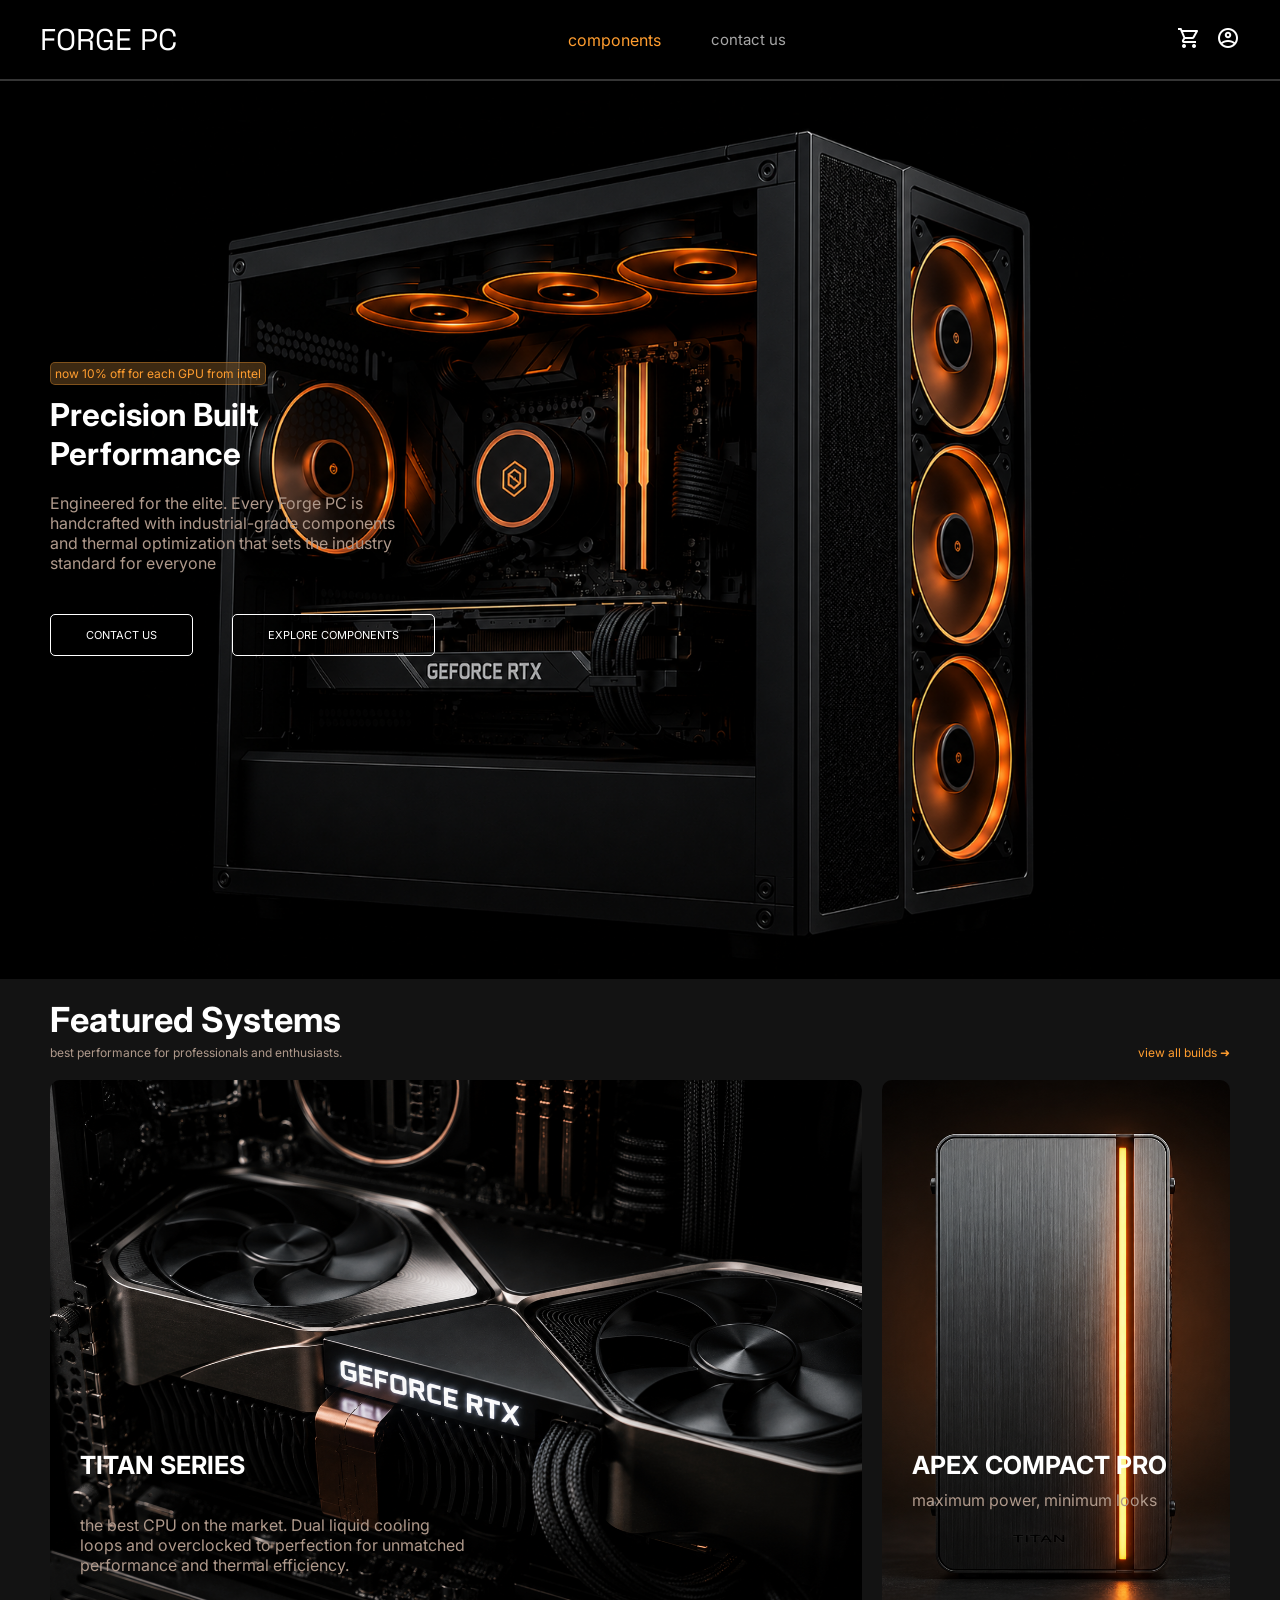
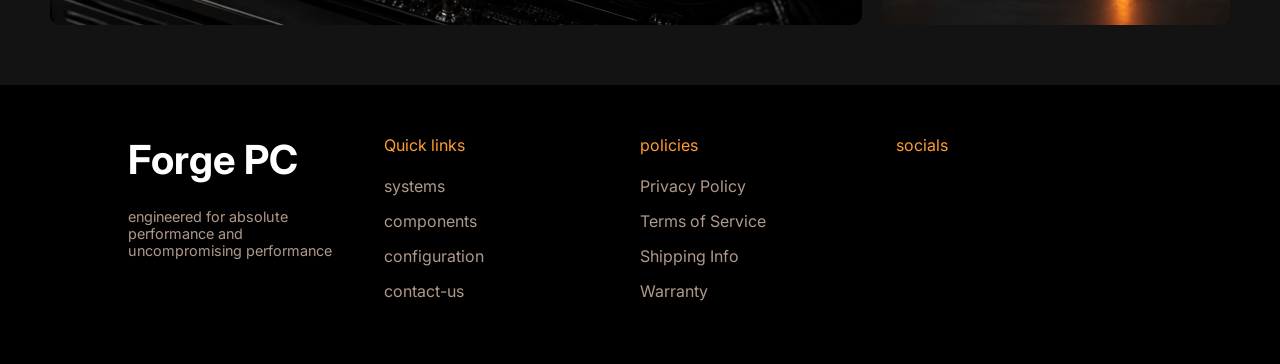
<file: index.html>
<!DOCTYPE html>
<html lang="en">
<head>
    <meta charset="UTF-8">
    <meta name="viewport" content="width=device-width, initial-scale=1.0">
    <link rel="stylesheet" href="css/stylesheet.css">
    <link rel="preconnect" href="https://fonts.googleapis.com">
    <link rel="preconnect" href="https://fonts.gstatic.com" crossorigin>
    <link href="https://fonts.googleapis.com/css2?family=Space+Grotesk:wght@300..700&display=swap" rel="stylesheet">
    <link href="https://fonts.googleapis.com/css2?family=Inter:ital,opsz,wght@0,14..32,100..900;1,14..32,100..900&display=swap" rel="stylesheet">
    <title>FORGE PC</title>
</head>
<body>
    <!-- ======== HEADER WITH LOGO NAVIGATION AND ICONS ======== -->
    <header>
        <div class="containerHeader">
            <span class="titleHeader"><a href="index.html">FORGE PC</a></span>
                <!-- ======== MAIN NAVIGATION LINKS ======== -->
                <nav class="navBarHeader">
                    <ul class="navListHeader">
                        <li class="navListItemHeader">
                            <a class="activePage" href="components.html">components</a>
                        </li>
                        <li class="navListItemHeader"><a href="contact.html">contact us</a></li>
                    </ul>
                </nav>
                <!-- ======== HEADER ICON LINKS ======== -->
                <div class="iconsHeader">
                    <a href="cart.html"><img 
                    src="photos/shopping-cart.png" alt="shopping cart" class="cartIcon"></a>
                    <a href="#"><img 
                    src="photos/user.png" 
                    alt="pictogram for a user profile" class="userIcon"></a>
                </div>
        </div>
    </header>
    <!-- ======== HERO SECTION WITH PROMO TEXT AND MAIN BUTTONS ======== -->
    <section class="hero">
        <div class="infoHeroContainer">
            <div class="infoHero">
                <p class="promoTextHero">now 10% off for each GPU from intel</p>
                <div class="titleHeroContainer">
                    <h1 class="titleHero">Precision Built <br>  
                        Performance</h1>
                </div>
                <p class="extraTextHero">Engineered for the elite. Every Forge PC is <br> handcrafted with
                    industrial-grade components <br> and thermal optimization that sets the industry <br> standard for everyone</p>
                    <!-- ======== HERO ACTION BUTTONS ======== -->
                    <div class="buttonsHeroContainer">
                        <a href="contact.html" class="buttonHeroLeft">CONTACT US</a>
                        <a href="components.html" class="buttonHeroRight">EXPLORE COMPONENTS</a>
                    </div>
            </div>
        </div>
    </section>
    <!-- ======== FEATURED SYSTEMS WITH TWO PROMOTED BUILDS ======== -->
    <section class="featuredPage">
        <div class="featuredTextTitle">
            <h2>Featured Systems</h2>
            <div class="featuredTextExtra">
                <p>best performance for professionals and enthusiasts.</p>
                <p class="featuredTextLink"><a href="#">view all builds ➜ </a></p>
            </div>
        </div>
        <div class="featuredPhotoContainer">
            <div class="featuredPhotoLeft">
                <img src="photos/ChatGPT Image 10 mei 2026, 12_23_08.png" alt="photo of a gpu">
                <h3>TITAN SERIES</h3>
                <p>the best CPU on the market. Dual liquid cooling <br> loops and overclocked to perfection  for unmatched <br>
                performance and thermal efficiency.</p>
            </div>
            <div class="featuredPhotoRight">
                <img src="photos/ChatGPT Image 10 mei 2026, 12_30_35.png" alt="photo of a gpu">
                <h3>APEX COMPACT PRO</h3>
                <p>maximum power, minimum looks</p>
            </div>

        </div>
    </section>
    <!-- ======== FOOTER WITH BRAND TEXT, LINKS AND POLICIES ======== -->
    <footer>
        <div class="gridContainerFooter">
            <!-- ======== FOOTER BRAND DESCRIPTION ======== -->
            <div class="titleFooter">
                <h2>Forge PC</h2>
                <p class="titleFooterExtraText">engineered for absolute <br> performance and <br> uncompromising performance</p>
            </div>
            <!-- ======== FOOTER QUICK LINKS ======== -->
            <div class="quickLinksFooter">
                 <p>Quick links</p>
                 <ul>
                    <li><a href="#">systems</a></li>
                    <li><a href="components.html">components</a></li>
                    <li><a href="#">configuration</a></li>
                    <li><a href="contact.html">contact-us</a></li>
                 </ul>
            </div>
            <!-- ======== FOOTER POLICY LINKS ======== -->
            <div class="policiesFooter">
                <p>policies</p>
                <ul>
                    <li><a href="#">Privacy Policy</a></li>
                    <li><a href="#">Terms of Service</a></li>
                    <li><a href="#">Shipping Info</a></li>
                    <li><a href="#">Warranty</a></li>
                </ul>
            </div>
            <!-- ======== FOOTER SOCIAL LINKS PLACEHOLDER ======== -->
            <div class="socials">
                <p>socials</p>
                <!-- ======== SOCIAL LINKS WILL BE ADDED HERE LATER ======== -->
            </div>
        </div>
    </footer>
</body>
</html>
</file>
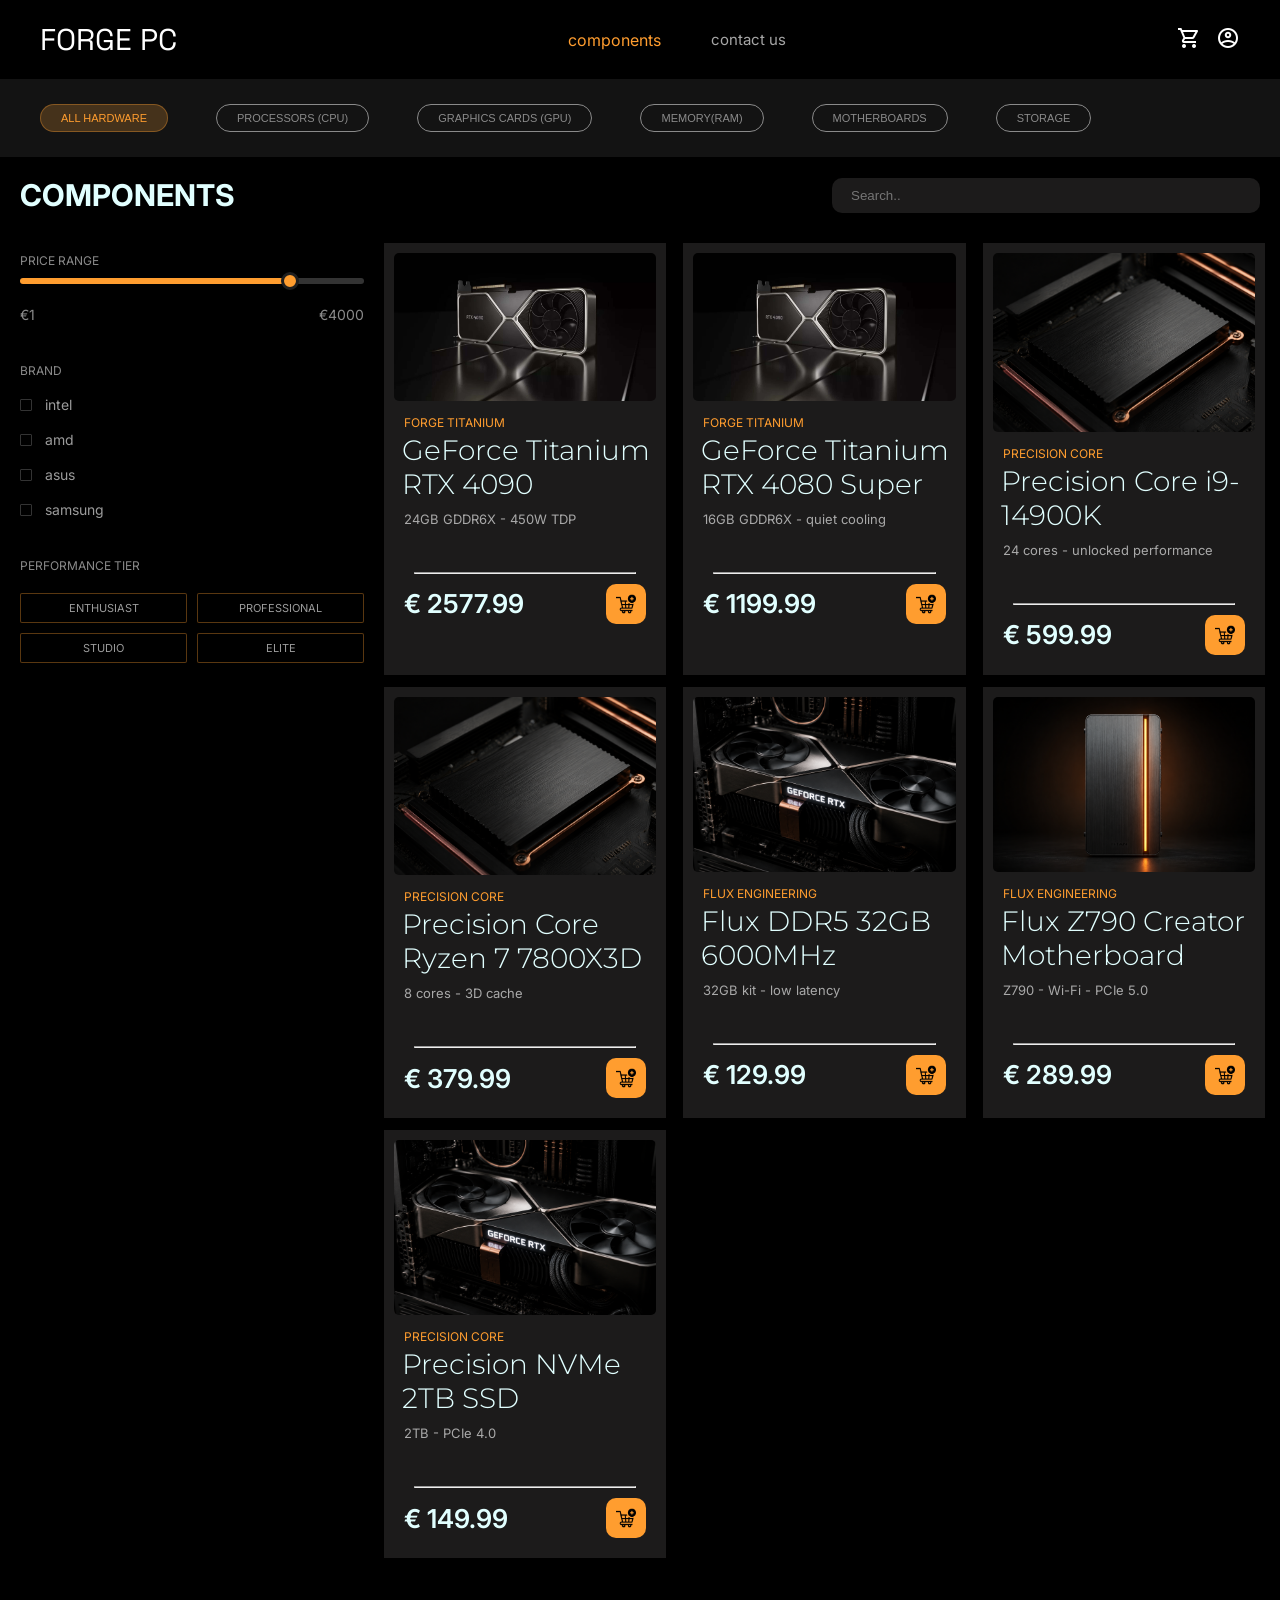
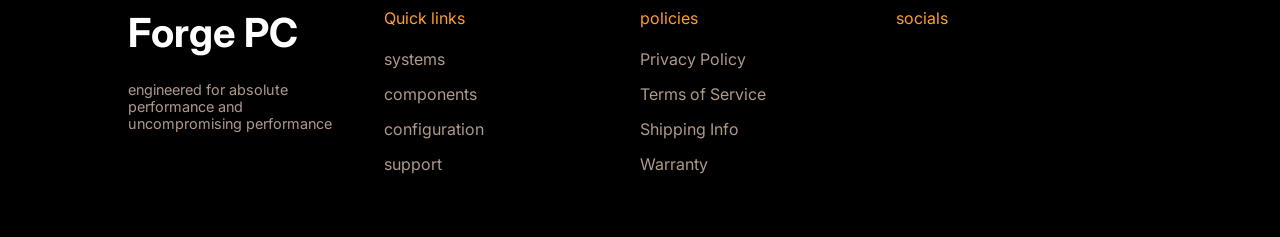
<file: components.html>
<!DOCTYPE html>
<html lang="en">
<head>

    <meta charset="UTF-8">
    <meta name="viewport" content="width=device-width, initial-scale=1.0">
    <link rel="stylesheet" href="css/stylesheet.css">
    <link rel="preconnect" href="https://fonts.googleapis.com">
    <link rel="preconnect" href="https://fonts.gstatic.com" crossorigin>
    <link href="https://fonts.googleapis.com/css2?family=Space+Grotesk:wght@300..700&display=swap" rel="stylesheet">
    <link href="https://fonts.googleapis.com/css2?family=Inter:ital,opsz,wght@0,14..32,100..900;1,14..32,100..900&display=swap" rel="stylesheet">
    <link href="https://fonts.googleapis.com/css2?family=Montserrat:ital,wght@0,100..900;1,100..900&display=swap" rel="stylesheet">
    <script src="app.js?v=3" defer></script>
    <script src="javascript/components.js?v=3" defer></script>
    <script src="javascript/script.js?v=3" defer></script>
    <title>FORGE PC Components</title>
</head>
<body>
    <!-- ======== HEADER WITH LOGO, NAVIGATION AND ICONS ======== -->
    <header>
        <div class="containerHeader">
            <span class="titleHeader"><a href="index.html">FORGE PC</a></span>
                <!-- ======== MAIN NAVIGATION LINKS ======== -->
                <nav class="navBarHeader">
                    <ul class="navListHeader">
                        <li class="navListItemHeader">
                            <a class="activePage" href="components.html">components</a>
                        </li>
                        <li class="navListItemHeader">
                            <a href="contact.html">contact us</a>
                        </li>
                    </ul>
                </nav>
                <!-- ======== HEADER ICON LINKS ======== -->
                <div class="iconsHeader">
                    <a href="cart.html"><img 
                    src="photos/shopping-cart.png" alt="shopping cart" class="cartIcon"></a>
                    <a href="#"><img 
                    src="photos/user.png" 
                    alt="pictogram for a user profile" class="userIcon"></a>
                </div>
        </div>
    </header>
    <!-- ======== CATEGORY FILTER BUTTONS FOR COMPONENT TYPES ======== -->
    <section class="hardwareFilterCategoryContainer">
        <nav>
            <button type="button" id="buttonHardWear"> ALL HARDWARE</button>
            <button type="button" id="buttonProcessors"> PROCESSORS (CPU)</button>
            <button type="button" id="buttonGrapicCards"> GRAPHICS CARDS (GPU)</button>
            <button type="button" id="buttonMemory"> MEMORY(RAM)</button>
            <button type="button" id="buttonMotherboards"> MOTHERBOARDS</button>
            <button type="button" id="buttonStorage"> STORAGE</button>
        </nav>
    </section>
    <!-- ======== COMPONENTS PAGE WITH SEARCH, FILTERS AND PRODUCTS ======== -->
    <section class="mainPageComponents">
        <!-- ======== FILTER TITLE AND SEARCH BAR ======== -->
        <div class="catalogBar">
            <h1>COMPONENTS</h1>
            <div class="searchbar">
                <input type="text" placeholder="Search.." size="50" id="searchbar">
            </div>
        </div>
        <!-- ======== LEFT FILTER SIDEBAR AND RIGHT PRODUCT GRID ======== -->
        <div class="componentsContainer">
            <div class="filterSidebarComponents">
                <!-- ======== PRICE RANGE FILTER ======== -->
                <div class="priceFilter">
                    <p class="componentsP">PRICE RANGE </p>
                    <input 
                        type="range" 
                        id="price" 
                        min="1" 
                        max="5000" 
                        value="4000" 
                        step="50">

                    <div class="priceValues">
                        <span>&#8364;1</span>
                        <span>&#8364;<span id="priceValue">4000</span></span>
                    </div>
                </div>
                    <!-- ======== BRAND CHECKBOX FILTERS ======== -->
                    <div class="brandFilter">
                        <p class="componentsP">BRAND</p>
                        
                        <label class="customCheckbox">
                            <input type="checkbox" class="brandCheckbox" value="intel">
                            <span class="checkmark">
                            </span>
                            intel
                        </label>

                        <label class="customCheckbox">
                            <input type="checkbox" class="brandCheckbox" value="amd">
                            <span class="checkmark">
                            </span>
                            amd
                        </label>

                        <label class="customCheckbox">
                            <input type="checkbox" class="brandCheckbox" value="asus">
                            <span class="checkmark">
                            </span>
                            asus
                        </label>
                        <label class="customCheckbox">
                            <input type="checkbox" class="brandCheckbox" value="samsung">
                            <span class="checkmark">
                            </span>
                            samsung
                        </label>
                    </div>
                    <!-- ======== PERFORMANCE TIER BUTTON FILTERS ======== -->
                    <p class="componentsP2">PERFORMANCE TIER</p>
                    <div class="componentsTierContainer">
                        

                        <button id="buttonEnthusiast" class="gridItemButton">
                            ENTHUSIAST
                        </button>
                        <button id="buttonProfessional" class="gridItemButton">
                            PROFESSIONAL    
                        </button>
                        <button id="buttonStudio"
                        class="gridItemButton">
                            STUDIO
                        </button>
                        <button id="buttonElite" class="gridItemButton">
                            ELITE
                        </button>
                    </div>
            </div>

            <!-- ======== PRODUCTS ARE LOADED HERE FROM JAVASCRIPT AND THE DATABASE ======== -->
            <div class="productGridComponents" id="productGrid">
                <!-- <div class="productGridItem" data-categorie-id="2">
                    <a href="product.html?id=7">
                        <div>
                            <img src="photos/rtx4090.jpg" alt="GeForce RTX 4090">
                        </div>
                        <div>
                            <p class="productBrand">NVIDIA</p>
                            <h3>GeForce RTX 4090</h3>
                            <p class="productExtraInfo">24GB GDDR6X - 450W TDP</p>
                            <hr>
                        </div>
                        <div class="productPrice">
                            <p>€ 1899.99</p>
                            <img src="photos/add-to-cart.png" alt="add to shopping cart">
                        </div>
                    </a>
                </div>  -->
                <!-- === UNCOMMENT IF FALLBACK FAILS FOR EXAM ===-->
            </div>
            
            <!-- ======== HERE ARE THE EXAMPLES FOR THE PRODUCTS ======== -->
        </div>
    </section>
    <!-- ======== FOOTER WITH BRAND TEXT, LINKS AND POLICIES ======== -->
    <footer>
        <div class="gridContainerFooter">
            <!-- ======== FOOTER BRAND DESCRIPTION ======== -->
            <div class="titleFooter">
                <h2>Forge PC</h2>
                <p class="titleFooterExtraText">engineered for absolute <br> performance and <br> uncompromising performance</p>
            </div>
            <!-- ======== FOOTER QUICK LINKS ======== -->
            <div class="quickLinksFooter">
                 <p>Quick links</p>
                 <ul>
                    <li><a href="#">systems</a></li>
                    <li><a href="components.html">components</a></li>
                    <li><a href="#">configuration</a></li>
                    <li><a href="#">support</a></li>
                 </ul>
            </div>
            <!-- ======== FOOTER POLICY LINKS ======== -->
            <div class="policiesFooter">
                <p>policies</p>
                <ul>
                    <li><a href="#">Privacy Policy</a></li>
                    <li><a href="#">Terms of Service</a></li>
                    <li><a href="#">Shipping Info</a></li>
                    <li><a href="#">Warranty</a></li>
                </ul>
            </div>
            <!-- ======== FOOTER SOCIAL LINKS PLACEHOLDER ======== -->
            <div class="socials">
                <p>socials</p>
                <!-- ======== SOCIAL LINKS WILL BE ADDED HERE LATER ======== -->
            </div>
        </div>
    </footer>   
</body>
</html>
</file>
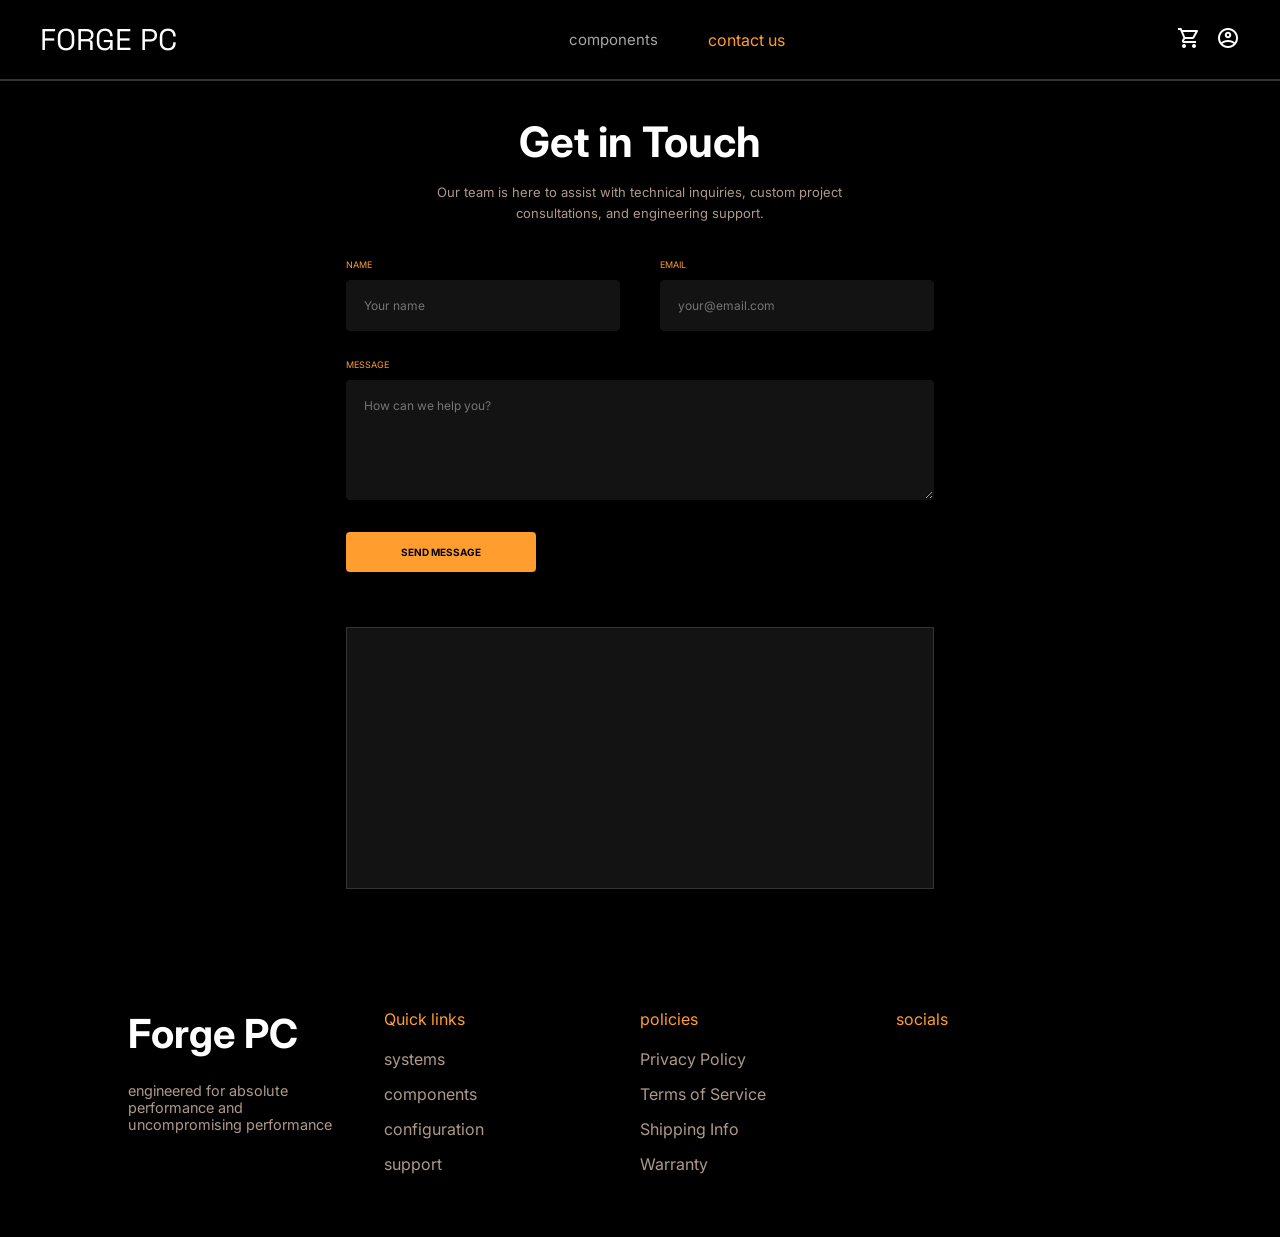
<file: contact.html>
<!DOCTYPE html>
<html lang="en">
<head>
    <meta charset="UTF-8">
    <meta name="viewport" content="width=device-width, initial-scale=1.0">
    <link rel="stylesheet" href="css/stylesheet.css">
    <link rel="preconnect" href="https://fonts.googleapis.com">
    <link rel="preconnect" href="https://fonts.gstatic.com" crossorigin>
    <link href="https://fonts.googleapis.com/css2?family=Space+Grotesk:wght@300..700&display=swap" rel="stylesheet">
    <link href="https://fonts.googleapis.com/css2?family=Inter:ital,opsz,wght@0,14..32,100..900;1,14..32,100..900&display=swap" rel="stylesheet">
    <title>FORGE PC Contact</title>
</head>
<body>
    <!-- ======== HEADER WITH LOGO, NAVIGATION AND ICONS ======== -->
    <header>
        <div class="containerHeader">
            <span class="titleHeader"><a href="index.html">FORGE PC</a></span>
                <!-- ======== MAIN NAVIGATION LINKS ======== -->
                <nav class="navBarHeader">
                    <ul class="navListHeader">
                        <li class="navListItemHeader">
                            <a href="components.html">components</a>
                        </li>

                        <li class="navListItemHeader">
                            <a class="activePage" href="contact.html">contact us</a>
                        </li>
                    </ul>
                </nav>
                <!-- ======== HEADER ICON LINKS ======== -->
                <div class="iconsHeader">
                    <a href="#"><img 
                    src="photos/shopping-cart.png" alt="shopping cart" class="cartIcon"></a>
                    <a href="#"><img 
                    src="photos/user.png" 
                    alt="pictogram for a user profile" class="userIcon"></a>
                </div>
        </div>
    </header>
    <!-- ======== CONTACT PAGE CONTENT ======== -->
    <main class="contactPage">
        <section class="contactUs">
            <!-- ======== CONTACT TITLE AND INTRO TEXT ======== -->
            <div class="contactTitle">
                <h1>Get in Touch</h1>
                <p>Our team is here to assist with technical inquiries, custom project consultations, and engineering support.</p>
            </div>

            <!-- ======== CONTACT FORM WITH NAME, EMAIL AND MESSAGE ======== -->
            <form class="contactForm">
                <div class="contactFormTop">
                    <div class="contactInputContainer">
                        <label for="contactName">NAME</label>
                        <input type="text" id="contactName" name="name" placeholder="Your name">
                    </div>

                    <div class="contactInputContainer">
                        <label for="contactEmail">EMAIL</label>
                        <input type="email" id="contactEmail" name="email" placeholder="your@email.com">
                    </div>
                </div>

                <div class="contactInputContainer">
                    <label for="contactMessage">MESSAGE</label>
                    <textarea id="contactMessage" name="message" placeholder="How can we help you?"></textarea>
                </div>

                <button class="contactButton" type="submit">SEND MESSAGE</button>
            </form>

            <!-- ======== GOOGLE MAP LOCATION EMBED ========== -->
            <div class="mapContainer">
                <iframe
                    src="https://www.google.com/maps/embed?pb=!1m18!1m12!1m3!1d2517.2862464951927!2d4.7067478754677!3d50.88141225624185!2m3!1f0!2f0!3f0!3m2!1i1024!2i768!4f13.1!3m3!1m2!1s0x47c160d3fdfbf33f%3A0x3860177c2547ac92!2sMiniemeninstituut!5e0!3m2!1snl!2sbe!4v1780995008901!5m2!1snl!2sbe"
                    width="600"
                    height="450"
                    allowfullscreen=""
                    loading="lazy"
                    referrerpolicy="no-referrer-when-downgrade">
                </iframe>
            </div>

        </section>
    </main>

    <!-- ========== FOOTER WITH BRAND TEXT, LINKS AND POLICIES ======== -->
    <footer>
        <div class="gridContainerFooter">
            <!-- ========= FOOTER BRAND DESCRIPTION ======== -->
            <div class="titleFooter">
                <h2>Forge PC</h2>
                <p class="titleFooterExtraText">engineered for absolute <br> performance and <br> uncompromising performance</p>
            </div>
            <!-- ====== FOOTER QUICK LINKS ======== -->
            <div class="quickLinksFooter">
                 <p>Quick links</p>
                 <ul>
                    <li><a href="#">systems</a></li>
                    <li><a href="components.html">components</a></li>
                    <li><a href="#">configuration</a></li>
                    <li><a href="#">support</a></li>
                 </ul>
            </div>
            <!-- ======== FOOTER POLICY LINKS ====== -->
            <div class="policiesFooter">
                <p>policies</p>
                <ul>
                    <li><a href="#">Privacy Policy</a></li>
                    <li><a href="#">Terms of Service</a></li>
                    <li><a href="#">Shipping Info</a></li>
                    <li><a href="#">Warranty</a></li>
                </ul>
            </div>
            <!-- ======== FOOTER SOCIAL LINKS PLACEHOLDER ======== -->
            <div class="socials">
                <p>socials</p>
                <!-- ======== SOCIAL LINKS WILL BE ADDED HERE LATER ====== -->
            </div>
        </div>
    </footer>
</body>
</html>
</file>
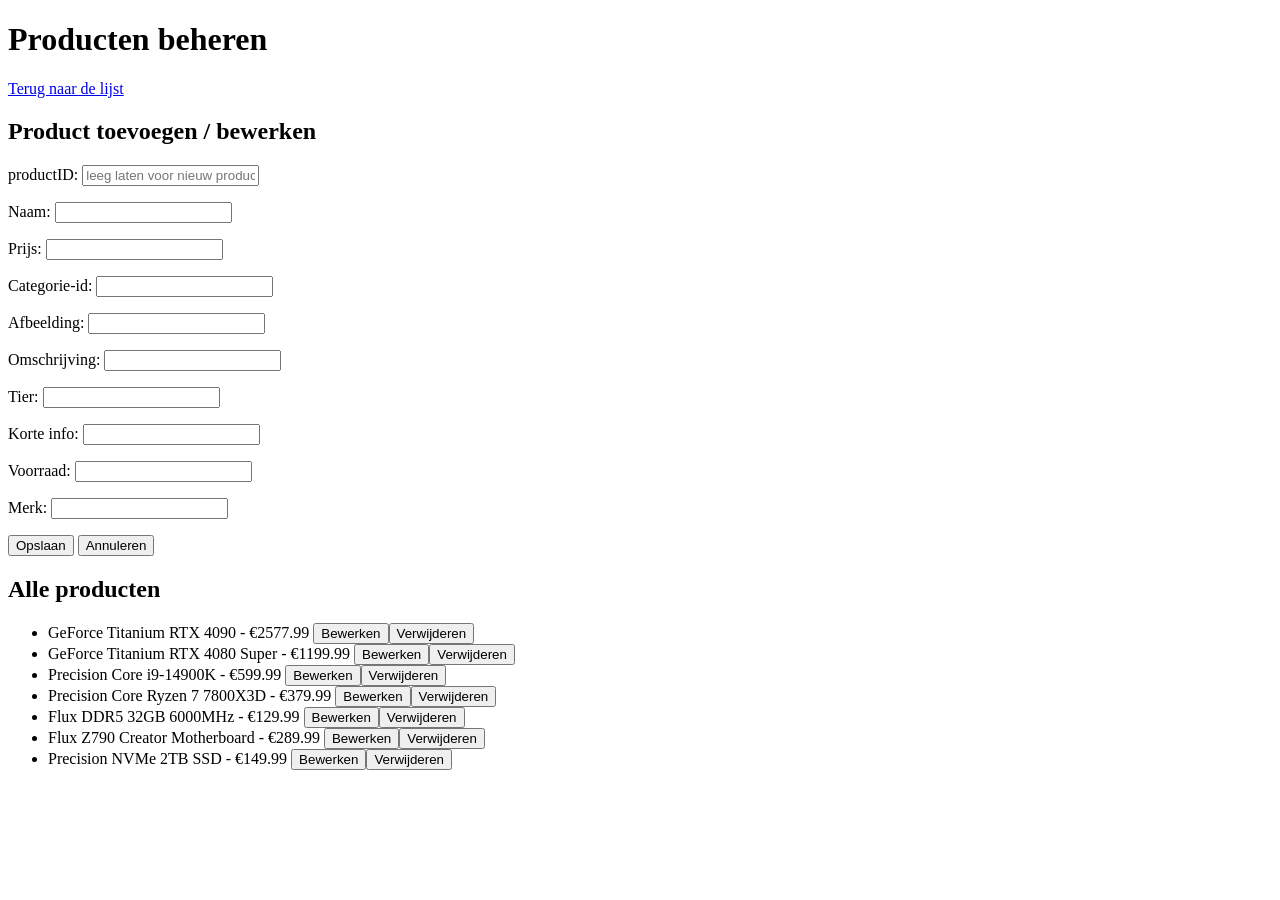
<file: crud.html>
<!DOCTYPE html>
<html lang="nl"> <!-- lang is nl cus the page is in dutch-->
<head>
    <!-- ======== PAGE SETTINGS FOR THE PRODUCT ADMIN PAGE ======== -->
    <meta charset="UTF-8">
    <title>Producten beheren</title>
</head>
<body>

    <!-- ======== ADMIN PAGE TITLE AND BACK LINK ======== -->
    <h1>Producten beheren</h1>

    <p><a href="index.html">Terug naar de lijst</a></p>

    <!-- ======== FORM TO ADD OR EDIT A PRODUCT ======== -->
    <h2>Product toevoegen / bewerken</h2>

    <!-- ======== PRODUCT ID SHOWS IF THE FORM IS ADDING OR EDITING ======== -->
    <p>
        productID:
        <input readonly id="productId" placeholder="leeg laten voor nieuw product">
    </p>

    <!-- ======== PRODUCT FORM FIELDS ======== -->
    <p>
        Naam:
        <input type="text" id="naam" >
    </p>
    <p>
        Prijs:
        <input type="number" id="prijs" >
    </p>
    <p>
        Categorie-id:
        <input type="number" id="categorieId" >
    </p>
    <p>
        Afbeelding:
        <input type="text" id="afbeelding">
    </p>
    <p>
        Omschrijving:
        <input type="text" id="omschrijving" >
    </p>
    <p>
        Tier:
        <input type="text" id="tier" >
    </p>
    <p>
        Korte info:
        <input type="text" id="korteInfo" >
    </p>
    <p>
        Voorraad:
        <input type="number" id="voorraad">
    </p>
    <p>
        Merk:
        <input type="text" id="merk">
    </p>
    <p>
        <button id="opslaanKnop">Opslaan</button>
        <button id="annuleerKnop">Annuleren</button>
    </p>

    <!-- ======== PRODUCT LIST WITH EDIT AND DELETE BUTTONS ======== -->
    <h2>Alle producten</h2>
    <ul id="productenLijst"></ul>

    <!-- ======== JAVASCRIPT FILES FOR API HELPERS AND CRUD FUNCTIONS ======== -->
    <script src="app.js"></script>
    <script src="javascript/crud.js"></script>
    <script>
        // ======== CONNECT THE FORM BUTTONS TO THEIR JAVASCRIPT FUNCTIONS ========
        document.getElementById("opslaanKnop").addEventListener("click", productOpslaan);
        document.getElementById("annuleerKnop").addEventListener("click", formulierLeegmaken);

        // ======== SHOW THE PRODUCT LIST WHEN THE PAGE LOADS ========
        toonBeheerLijst();
    </script>

</body>
</html>
</file>
<file: css/stylesheet.css>
/* global colors used throughout the website */
:root{
    --primary-Text-Color: rgb(255, 157, 47);
    --secondary-text-color: rgb(175, 153, 139);
    --title-color: rgb(225, 255, 255);
    --primary-hover-color: rgb(245, 245, 245); /* for grey links */
    --secondary-hover-color: rgb(255, 184, 102); /* for primary links */
    --background-color-dark: rgb(0, 0, 0);
    --background-color-light: rgb(19, 19, 19);
}


html {
    -webkit-box-sizing: border-box;
    -moz-box-sizing: border-box;
    box-sizing: border-box;
    background-color: var(--background-color-dark);
}

body {
    background-color: var(--background-color-dark);
    font-family: 'Inter', sans-serif;
}

*, *:before, *:after {
    -webkit-box-sizing: inherit;
    -moz-box-sizing: inherit;
    box-sizing: inherit;
    margin: 0;
    padding: 0;
    box-sizing: border-box;
}
/* default image behavior for page images */
img {
  width: 100%;
  height: 100%;
  object-fit: cover;
}

/* header background and main header layout */
header {
    display: flex;
    background-color: var(--background-color-dark);
}

/* active navigation link for the current page */
.activePage{
    color: rgb(255, 157, 47) !important;
    font-size: 1rem !important;
}

/* header content spacing and alignment */
.containerHeader {
    display: flex;
    align-items: center;
    justify-content: space-between;
    padding: 1.25rem 2.5rem;
    width: 100%;
}

/* forge pc logo text in the header */
.titleHeader a{
    color: rgb(255, 255, 255);
    font-family: 'Space Grotesk', sans-serif;
    text-decoration: none;
}

.titleHeader{
    font-size: 1.875rem;
}

/* header navigation positioning */
.navBarHeader {
    display: flex;
    justify-content: center;
}

.navListHeader {
    text-decoration: none;
    color: rgb(255, 255, 255);
    font-size: 0.75rem;
    display: flex;
    gap: 3.125rem;
    list-style: none;
    justify-content: center;
}

.navListItemHeader a{
    text-decoration: none;
    color: rgb(166, 166, 166);
    font-size: 0.9375rem;
}

/* header link hover state */
.navListItemHeader a:hover{
    color: var(--primary-hover-color);
    transition: 0.3s;
}


/* cart and user icons in the header */
.iconsHeader{
    display: flex;
    gap: 0.9375rem;
    align-items: center;
}

.cartIcon {
    width: 1.5rem;
    height: 1.5rem;
    z-index: 5;
}

.userIcon{
    width: 1.5rem;
    height: 1.5rem;
    z-index: 5;
}

.cartIcon:hover, .userIcon:hover{
    transition: 0.3s;
    background-color: rgb(169, 169, 169);
    padding: 0.1875rem;
}       

/* hero background img*/
.hero {
    min-height: 100dvh; /*dynamic viewport height, beter voor moderne browsers dan: height(100vh)*/
    background-image: url("../photos/heroBackground.png");
    background-size: contain;
    background-position: center;
    background-color: rgb(255, 165, 0);
    background-repeat: no-repeat;
    background-color: var(--background-color-dark);
    border-top: 2px solid rgb(53, 53, 53);
    display: flex;
}

/* hero text  */
.infoHeroContainer{
    width: 90%;
    margin-left: 3.125rem;
    display: flex;
    align-items: center;
}

.infoHero{
    width: 50%;
    height: 50%;
    flex-direction: column;
    margin-top: 7rem;
}

.promoTextHero{
    display: inline-block;
    color: var(--primary-Text-Color);
    background: rgba(121, 82, 37, 0.50);
    border: 1px solid rgba(255, 158, 47, 0.349);
    border-radius: 0.3125rem;
    font-family: 'Inter';
    margin-bottom: 0.625rem;
    padding-block: 0.1875rem;
    padding-inline: 0.25rem;
    font-size: 0.75rem;
}

.titleHeroContainer{
    font-size: 1.3125rem;
    margin-bottom: 1.25rem;
}

.titleHero{
    color: rgb(255, 255, 255);
    font-family: 'Inter';

}

.extraTextHero{
    font-family: 'Inter';
    color: rgba(175, 153, 139);
}

/* two  buttons in the hero section */
.buttonsHeroContainer {
    margin-top: 3.125rem;
}

.buttonHeroLeft, .buttonHeroRight{
    color: rgb(255, 255, 255);
    font-family: 'Inter';
    text-decoration: none;
    border: 1px solid rgb(255, 255, 255);
    border-radius: 0.3125rem;
    padding-inline: 2.1875rem;
    padding-block: 0.8125rem;
    font-size: 0.6875rem;
    margin-right: 2.1875rem;
}

.buttonHeroLeft:hover, .buttonHeroRight:hover{
    background-color: var(--primary-Text-Color);
    border: 1px solid var(--primary-Text-Color);
    color: var(--background-color-dark);

}

/* featured builds section on the home page */
.featuredPage{
    background-color: var(--background-color-light);
    display: flex;
    flex-direction: column;
}

.featuredTextTitle{
    margin-left: 3.125rem;
    color: rgb(255, 255, 255);
    margin-bottom: 1.25rem;
    margin-top: 1.25rem;
    font-size: 1.4375rem;
}

.featuredTextExtra{
    display: flex;
    justify-content: space-between;
    font-size: 0.75rem;
    color: var(--secondary-text-color);
    margin-top: 0.3125rem;
}

.featuredTextLink a{
    text-decoration: none;
    color: var(--primary-Text-Color);
    margin-right: 3.125rem;
}

.featuredTextLink:hover a{
    color: var(--secondary-hover-color);
}

/* featured build image cards */
.featuredPhotoContainer{
    margin-inline: 3.125rem;
    display: flex;
    gap: 1.25rem;
    border-radius: 0.625rem;
    margin-bottom: 3.75rem;
}

.featuredPhotoLeft{
    width: 70%;
    border-radius: 0.3125rem;
    position: relative;
} 

.featuredPhotoRight{
    width: 30%;
    border-radius: 0.3125rem;
    position: relative;
}

.featuredPhotoContainer img{
    border-radius: 0.625rem;
}

.featuredPhotoLeft h3 {
    position: absolute;
    left: 1.875rem;
    top: 23.125rem;
    bottom: 5rem;
    color: rgb(255, 255, 255);
    z-index: 10;
    font-size: 1.5625rem;
    margin-bottom: 1.875rem;

}

.featuredPhotoLeft p {
    position: absolute;
    left: 1.875rem;
    bottom: 3.125rem;
    z-index: 10;
    color: rgba(175, 153, 139);
}

.featuredPhotoRight p {
    position: absolute;
    left: 1.875rem;
    bottom: 7.1875rem;    
    z-index: 10;
    color: rgba(175, 153, 139);
}

.featuredPhotoRight h3 {
    position: absolute;
    left: 1.875rem;
    bottom: 9.0625rem;
    color: rgb(255, 255, 255);
    z-index: 10;
    font-size: 1.5625rem;    
}


/* footer background plsu spacing */
footer{
    background-color: var(--background-color-dark);
    padding-bottom: 3rem;
}

/* footer grid with brand links and policies */
.gridContainerFooter{
    padding-top: 3.125rem;
}

.gridContainerFooter h2{
    color: rgb(255, 255, 255);
    font-size: 2.5rem;
    margin-bottom: 1.5rem;
}


.gridContainerFooter p{
    color: var(--primary-Text-Color);
    margin-bottom: 1.3rem;
}

.gridContainerFooter{
    display: grid;
    grid-template-columns: 1fr 1fr 1fr 1fr;
    grid-template-rows: 1fr;
    width: 80%;
    margin: 0 auto ;
}

.gridContainerFooter li{
    margin-bottom: 0.9375rem;
    font-size: 1rem;
}

.gridContainerFooter a{
    text-decoration: none;
    color: var(--secondary-text-color);
}

.gridContainerFooter a:hover{
    color: var(--primary-hover-color);
    text-decoration: none;
}

.titleFooterExtraText{
    color: var(--secondary-text-color) !important;
    font-size: 0.9rem;
}

/* top category filter bar on the components page */
.hardwareFilterCategoryContainer{
    background-color: var(--background-color-light);
    width: 100%;
    padding: 1.5625rem 2.5rem;

}

.hardwareFilterCategoryContainer nav{
    display: flex;
    gap: 3rem;
    align-items: center;
}

.hardwareFilterCategoryContainer button{
    padding-block:7px;
    padding-inline: 1.25rem;
    border-radius: 1.25rem;
    font-size: 0.6875rem;
    background-color: var(--background-color-light);
    border: 1px solid rgb(138, 138, 138);
    color: rgb(138, 138, 138);
}

/* main components page background */
.mainPageComponents{
    width: 100%;
    background-color: var(--background-color-dark);
}

/* small filter label  */
.componentsP{
    color: rgb(138, 138, 138);
    font-size: 0.75rem;
}
.catalogBar{
    display: flex;
    align-items: center;
    justify-content: space-between;
}

.catalogBar h1{
    color: var(--title-color) ;
    font-size: 1.875rem ;
    padding: 1.25rem ;
}

/* search bar next to the filter title */

.searchbar{
    padding: 1.25rem;
    border-radius: 0.3125rem;
}

.searchbar input{
    border-radius: 0.625rem;
    background-color: rgb(28, 27, 27);
    border: none;
    color: rgb(169, 169, 169);
    padding-left: 1.1875rem;
    padding-block: 0.625rem;
    outline: none;
}

.componentsContainer{
    display: flex;
}

.filterSidebarComponents{
    width: 30%;
}

/* price range filter  */
.priceFilter {
    padding: 1.25rem;
}

.priceValues {
    display: flex;
    justify-content: space-between;
    margin-top: 1.125rem;
    color: rgb(138, 138, 138);
    font-size: 0.875rem;
}

input[type="range"] { /* type range is just for teh whole slider*/
  width: 100%;
  height: 0.375rem;
  appearance: none; /* you delete the standard style*/
  background: linear-gradient(
    to right,
    var(--primary-Text-Color) 0%,
    var(--primary-Text-Color) 80%, /* this is for the color switching when you go left or right*/
    rgb(51, 51, 51) 80%,
    rgb(51, 51, 51) 100%
  );
  border-radius: 0.625rem;
  outline: none;
}

/* price slider thumb for chrome and edge */
input[type="range"]::-webkit-slider-thumb {
  appearance: none;
  width: 1.125rem;
  height: 1.125rem;
  background: var(--primary-Text-Color);
  border: 3px solid rgb(31, 31, 31);
  border-radius: 50%;
  cursor: pointer;
}

/* price slider thumb for firefox */
input[type="range"]::-moz-range-thumb { /* same thing just for firefox*/
  width: 1.125rem;
  height: 1.125rem;
  background: var(--primary-Text-Color);
  border: 3px solid rgb(31, 31, 31);
  border-radius: 50%;
  cursor: pointer;
}


/* brand checkbox filter under the price slider */

.brandFilter {
  display: flex;
  flex-direction: column;
  gap: 1.125rem;
  background: var(--background-color-dark);
  padding: 1.25rem;
}

.customCheckbox {
  display: flex;
  align-items: center;
  gap: 0.8125rem;
  color: rgb(155, 155, 155);
  font-size: 0.875rem;
  cursor: pointer;
  position: relative;
}

/* hidden default checkbox for custom checkbox style */
.customCheckbox input {
  display: none;
}

/* custom checkbox square */
.checkmark {
  width: 0.75rem;
  height: 0.75rem;
  border: 1px solid rgb(51, 51, 51);
  border-radius: 0.0625rem;
  transition: 0.2s;
}

/* checked state for the custom checkbox */
.customCheckbox input:checked + .checkmark { /*SELECT checkmark when customcheckbox is checked*/
  background: var(--primary-Text-Color);
  border-color: var(--primary-Text-Color);
  margin: 4px;
}


.componentsP2{
    color: rgb(138, 138, 138);
    font-size: 0.75rem;
    padding-left: 1.25rem;
    padding-top: 1.25rem;

}

/* performance tier button grid */
.componentsTierContainer{
    display: grid;
    grid-template-columns: 1fr 1fr;
    grid-template-rows: 1fr 1fr;
    gap: 0.625rem;
    padding: 1.25rem;
}

/* performance tier filter buttons */
.gridItemButton{
    background-color: var(--background-color-dark);
    border: 1px solid rgba(255, 158, 47, 0.349);
    padding: 0.4375rem 0.875rem;
    border-radius: 0.125rem;
    font-family: 'Inter';
    cursor: pointer;
    transition: 0.3s;
    font-size: 0.6875rem;
    color: rgb(155, 155, 155);
}

.gridItemButton.active{
    background-color: rgba(121, 82, 37, 0.50);
    border: 1px solid rgba(255, 158, 47, 0.349);
    border-radius: 0.125rem;
    font-family: 'Inter';
    cursor: pointer;
    transition: 0.3s;
    font-size: 0.6875rem;
    color: var(--primary-Text-Color);
}

/* product grid on the components page */
.productGridComponents{
    width: 70%;
    display: grid;
    grid-template-columns: 1fr 1fr 1fr;
    gap: 0.125rem;
}

/* single product card in the product grid */
.productGridItem{
    width: 95%; 
    background-color: rgb(28, 27, 27);
    margin-top: 0.625rem;
    min-height: 8rem;
}

.productGridItem img{
    padding: 0.625rem;
    border-radius: 0.9375rem;
}

.productGridItem a{
    text-decoration: none;
}

.productBrand{
    color: var(--primary-Text-Color);
    padding-left: 1.25rem;
    font-family: 'Inter';
    font-size: 0.75rem;
    padding-bottom: 0.1875rem;
    border-radius: 0.625rem;
    text-transform: uppercase;
}

.productGridItem h3{
    color: var(--title-color);
    font-size: 1.75rem;
    padding-left: 1.125rem;
    font-family: "Montserrat", sans-serif;
    font-weight: 300;
}

.productExtraInfo{
    padding-left: 1.25rem;
    font-family: 'Inter';
    font-size: 0.8125rem;
    padding-bottom: 0.9375rem;
    color: rgb(169, 169, 169);
    padding-top: 0.625rem;
}

.productGridItem hr{
    color: rgb(93, 92, 92);
    margin-inline: 1.875rem;
    margin-top: 1.875rem;
    margin-bottom: 0.625rem;
}

/* price row inside each product card */
.productPrice{
    display: flex;
    justify-content: space-between;
    align-items: center;
    margin-bottom: 1.25rem;
    margin-top: auto;
}

.productPrice p{
    color: var(--title-color);
    font-weight: 600;
    font-size: 1.625rem;
    margin-left: 1.25rem;
    font-family: 'Inter';
}

.productPrice img{
    background-color: var(--primary-Text-Color);
    width: 2.5rem;
    margin-right: 1.25rem;
    border-radius: 0.625rem;
}


/* single product detail page layout */

.productPage{
    background-color: var(--background-color-light);
    display: flex;
}

.productContainerLeft{
    width: 60%;
}

.productContainerRight{
    width: 40%;
    padding-top: 3.125rem;
    font-family: 'Inter';
    padding-left: 3.125rem;
}

.productBrandExtra{
    color: var(--primary-Text-Color);
    font-size: 0.75rem;
}

.productContainerRight h1{
    color: rgb(225, 225, 225);
    font-size: 2.5rem;
}
    
.productDescription{
    font-size: 0.875rem;
    margin-top: 1.25rem;
    margin-bottom: 1.875rem;
    color: var(--secondary-text-color) ;
}

.productDescriptionPriceContainer{
    display: flex;
    gap: 0.3125rem;
    font-family: 'Inter';
}

.productDescriptionPrice{
   font-size: 2.5rem; 
   color: rgb(255, 255, 255); 
}

/* product detail image panel */

.productContainerLeftImg{
    width: 80%;
    margin: auto;
    margin-top: 3.0625rem;
    border-radius: 0.625rem;
    padding: 1.25rem;
    border: 1px solid rgb(78, 78, 78);
}

.productContainerLeftImg img{
    border-radius: 0.625rem;
}

/* product detail action buttons */
.productAddToCartButton{
    width: 80%;
    background-color: var(--primary-Text-Color);
    padding-block: 0.9375rem;
    border: none;
    border-radius: 0.1875rem;
    color: rgb(35, 35, 35);
    font-family: 'Inter';
    font-size: 0.9375rem;
    margin-top: 1.875rem;
    cursor: pointer;
}

.productFinanceButton{
    width: 80%;
    background-color: var(--background-color-light);
    padding-block: 0.9375rem;
    border: 1px solid rgb(53, 53, 53);
    border-radius: 0.1875rem;
    color: rgb(225, 225, 225);
    font-family: 'Inter';
    font-size: 0.9375rem;
    margin-top: 1.875rem;
    cursor: pointer;
}

.productFinanceButton:hover{
    border-color: var(--primary-Text-Color);
    color: var(--primary-Text-Color);
    transition: 0.3s;
}

/* contact page background and page area */
.contactPage {
    background-color: var(--background-color-dark);
    border-top: 2px solid rgb(53, 53, 53);
}

.contactUs {
    width: 46%;
    margin: 0 auto;
    padding-top: 2.1875rem;
    padding-bottom: 4.375rem;
}

/* contact page title and intro text */
.contactTitle {
    text-align: center;
    margin-bottom: 2.1875rem;
}

.contactTitle h1 {
    color: rgb(255, 255, 255);
    font-family: 'Inter';
    font-size: 2.625rem;
    margin-bottom: 0.9375rem;
}

.contactTitle p {
    color: var(--secondary-text-color);
    font-family: 'Inter';
    font-size: 0.8125rem;
    line-height: 1.6;
    width: 70%;
    margin: 0 auto;
}

/* contact form fields and submit button */
.contactForm {
    width: 100%;
}

.contactFormTop {
    display: flex;
    gap: 2.5rem;
}

.contactInputContainer {
    width: 100%;
    margin-bottom: 1.75rem;
}

.contactInputContainer label {
    color: var(--primary-Text-Color);
    display: block;
    font-family: 'Inter';
    font-size: 0.5625rem;
    margin-bottom: 0.625rem;
}

.contactInputContainer input,
.contactInputContainer textarea {
    width: 100%;
    background-color: var(--background-color-light);
    border: 1px solid var(--background-color-light);
    border-radius: 0.25rem;
    color: rgb(225, 225, 225);
    font-family: 'Inter';
    font-size: 0.75rem;
    padding: 1.0625rem;
    outline: none;
}

.contactInputContainer input:focus,
.contactInputContainer textarea:focus {
    border-color: var(--primary-Text-Color);
}

.contactInputContainer textarea {
    height: 7.5rem;
    resize: vertical; /* this makes it so the inputerea can only go higher but not sideways*/
}

.contactButton {
    background-color: var(--primary-Text-Color);
    border: none;
    border-radius: 0.25rem;
    color: var(--background-color-dark);
    cursor: pointer;
    font-family: 'Inter';
    font-size: 0.625rem;
    font-weight: 700;
    padding-block: 0.875rem;
    width: 11.875rem;
}

.contactButton:hover {
    background-color: var(--secondary-hover-color);
    transition: 0.3s;
}

/* google map embed on the contact page */
.mapContainer {
    margin-top: 3.4375rem;
    border: 1px solid rgb(53, 53, 53);
    background-color: var(--background-color-light);
}

.mapContainer iframe {
    display: block;
    width: 100%;
    height: 16.25rem;
    border: none;
}

/* extra contact info block if it is used later */
.contactInfo {
    display: flex;
    align-items: center;
    justify-content: space-between;
    gap: 3.4375rem;
    margin-top: 3.4375rem;
}

.contactInfoText {
    width: 45%;
}

.contactInfoTitle{
    color: var(--primary-Text-Color);
    font-family: 'Inter';
    font-size: 0.625rem;
    font-weight: 700;
    margin-bottom: 0.8125rem;
}
.contactInfoLabel {
    color: var(--primary-Text-Color);
    font-family: 'Inter';
    font-size: 0.625rem;
    font-weight: 700;
    margin-bottom: 0.8125rem;
}

.contactInfoLabel {
    color: var(--secondary-text-color);
    font-size: 0.5625rem;
    margin-bottom: 0.3125rem;
}

.contactInfoValue {
    color: rgb(255, 255, 255);
    font-family: 'Inter';
    font-size: 0.75rem;
    font-weight: 700;
    margin-bottom: 1rem;
}

.contactInfoPhoto {
    width: 55%;
    height: 7.8125rem;
    overflow: hidden;
}


/* responsive layout for tablets and small screens */

@media (max-width: 768px) {
    html {
        width: 100%;
    }

    body {
        width: 100%;
        overflow-x: hidden;
        background-color: var(--background-color-dark);
    }

    img {
        max-width: 100%;
    }

    .hero,
    .featuredPage,
    .mainPageComponents,
    .productPage,
    .hardwareFilterCategoryContainer,
    footer {
        width: 100%;
        max-width: 100%;
    }

    .containerHeader,
    .navListHeader,
    .infoHeroContainer,
    .infoHero,
    .featuredPhotoContainer,
    .componentsContainer,
    .filterSidebarComponents,
    .productGridComponents,
    .productGridItem,
    .productPrice,
    .productContainerRight {
        min-width: 0; /*this is so that the element can shrink to fit the contenct this also makes it so there is no scrollbar on the bottom of the screen*/
    }                 /* We call this on each selector that is a flex item*/

    .titleHero,
    .extraTextHero,
    .featuredPhotoLeft h3,
    .featuredPhotoLeft p,
    .featuredPhotoRight h3,
    .featuredPhotoRight p,
    .productGridItem h3,
    .productExtraInfo,
    .productPrice p,
    .productContainerRight h3,
    .productDescription {
        overflow-wrap: break-word;
    }

    /* responsive header layout */
    .containerHeader {
        flex-direction: column;
        align-items: center;
        gap: 1.125rem;
        padding: 1.125rem 1.25rem;
        text-align: center;
    }

    .titleHeader {
        font-size: 1.5rem;
    }

    .navBarHeader {
        width: 100%;
    }

    .navListHeader {
        flex-wrap: wrap; /* if theres not enought space go down*/
        gap: 0.75rem 1.125rem;
        justify-content: center;
        width: 100%;
    }

    .navListItemHeader a {
        font-size: 0.8125rem;
    }

    .iconsHeader {
        justify-content: center;
    }

    /* responsive home hero layout */
    .hero {
        position: relative;
        min-height: 38.75rem;
        height: auto;
        background-size: cover;
        background-position: center right; /* place the background in the center right */
        overflow: hidden; /* hides if something is overflowing*/
    }

    .infoHeroContainer {
        position: relative;
        z-index: 1;
        width: 100%;
        min-width: 0;
        margin-left: 0;
        padding: 4.5rem 1.25rem 3rem;
        align-items: flex-end;
    }

    .infoHero {
        width: 100%;
        max-width: calc(100vw - 2.5rem);
        min-width: 0;
        height: auto;
        margin-top: 0;
    }

    .titleHeroContainer {
        font-size: 1.125rem;
        margin-bottom: 1rem;
    }

    .extraTextHero {
        width: 100%;
        max-width: calc(100vw - 2.5rem);
        min-width: 0;
        font-size: 0.875rem;
        line-height: 1.7;
        overflow-wrap: anywhere;
    }

    .buttonsHeroContainer {
        display: flex;
        flex-direction: column;
        gap: 0.875rem;
        margin-top: 2rem;
        width: 100%;
        max-width: 21.25rem;
    }

    .buttonHeroLeft,
    .buttonHeroRight {
        display: block;
        width: 100%;
        margin-right: 0;
        padding: 0.875rem 1.125rem;
        text-align: center;
    }

    /* responsive featured builds layout */
    .featuredTextTitle {
        margin: 1.5rem 1.25rem 1.125rem;
        font-size: 1.1875rem;
    }

    .featuredTextExtra {
        flex-direction: column;
        gap: 0.625rem;
        line-height: 1.7;
    }

    .featuredTextLink a {
        margin-right: 0;
    }

    .featuredPhotoContainer {
        flex-direction: column;
        margin-inline: 1.25rem;
        margin-bottom: 2.5rem;
    }

    .featuredPhotoLeft,
    .featuredPhotoRight {
        width: 100%;
        min-height: 20rem;
        overflow: hidden;
    }

    .featuredPhotoContainer img {
        display: block;
        min-height: 20rem;
    }

    .featuredPhotoLeft h3,
    .featuredPhotoRight h3 {
        left: 1.25rem;
        right: 1.25rem;
        top: auto;
        bottom: 5.125rem;
        font-size: 1.375rem;
    }

    .featuredPhotoLeft p,
    .featuredPhotoRight p {
        left: 1.25rem;
        right: 1.25rem;
        bottom: 1.5rem;
        font-size: 0.8125rem;
        line-height: 1.7;
    }

    .featuredPhotoLeft p br {
        display: none;
    }

    /* responsive footer layout */
    .gridContainerFooter {
        grid-template-columns: 1fr 1fr;
        gap: 1.75rem 1.125rem;
        padding-top: 2.25rem;
        display: flex;
    }

    .gridContainerFooter h2 {
        font-size: 1.875rem;
    }



    /* responsive components page layout */
    .hardwareFilterCategoryContainer {
        padding: 1.125rem 1.25rem;
    }

    .hardwareFilterCategoryContainer nav {
        flex-wrap: wrap;
        gap: 0.625rem;
    }

    .hardwareFilterCategoryContainer button {
        flex: 1 1 9.0625rem; /* flex grow = 1, flex shrink = 1, flex basis = 145px */
                        /* flex grow = 1 == if there is space grow */
                        /* flex shrink = 1 == if there is not enough space shrink */
                        /* flex basis = 145px == the start size of the items*/
        padding-inline: 0.75rem;
        min-height: 2.375rem;
    }

    .catalogBar h1 {
        font-size: 1.5rem;
        padding: 1.25rem;
    }

    .componentsContainer {
        flex-direction: column;
        gap: 1.25rem;
    }

    .filterSidebarComponents {
        width: calc(100% - 2.5rem);
        margin: 0 1.25rem;
    }

    .productGridComponents {
        width: calc(100% - 2.5rem);
        margin: 0 1.25rem 2.25rem;
    }

    .priceFilter,
    .brandFilter,
    .componentsTierContainer {
        width: 100%;
        max-width: none;
        min-width: 0;
        padding-left: 0;
        padding-right: 0;
    }

    .priceValues {
        width: 100%;
    }

    .priceValues span:last-child {
        margin-left: auto;
    }

    .componentsP2 {
        padding-left: 0;
    }

    .componentsTierContainer {
        grid-template-columns: 1fr 1fr;
    }

    .productGridComponents {
        grid-template-columns: 1fr;
        gap: 1.125rem;
        padding: 0;
    }

    .productGridItem {
        width: 100%;
        min-width: 0;
        overflow: hidden;
        margin-top: 0;
    }

    .productGridItem a {
        min-width: 0;
    }

    .productGridItem h3 {
        font-size: 1.4375rem;
        padding-right: 1.125rem;
    }

    .productPrice p {
        flex: 1 1 auto; /* same thing grow if space shrink if no space starting is auto*/
        font-size: 1.25rem;
        min-width: 0;
        margin-left: 0;
    }

    .productPrice {
        min-width: 0;
        padding: 0 1.25rem;
        gap: 0.75rem;
    }

    .productPrice img {
        width: 2.375rem;
        height: 2.375rem;
        margin-right: 0;
        padding: 0.5rem;
    }

    .productPrice a {
        display: flex;
        flex: 0 0 2.375rem;
        justify-content: center;
    }

    /* responsive single product page layout */
    .productPage {
        flex-direction: column;
        min-height: auto;
    }

    .productContainerLeft,
    .productContainerRight {
        width: 100%;
    }

    .productContainerLeftImg {
        width: calc(100% - 2.5rem);
        margin-top: 1.75rem;
        padding: 0.75rem;
    }

    .productContainerRight {
        padding: 1.75rem 1.25rem 2.75rem;
    }

    .productContainerRight h3 {
        font-size: 1.9375rem;
    }

    .productDescription {
        overflow-wrap: break-word;
    }

    .productDescriptionPriceContainer {
        flex-wrap: wrap; /* again if not enough place go down*/
        align-items: baseline;
        gap: 8px 12px;
    }

    .productDescriptionPrice {
        font-size: 2rem;
    }

    .productDescriptionDiscountedPrice {
        margin-top: 0;
        margin-left: 0;
    }

    .productAddToCartButton,
    .productFinanceButton {
        width: 100%;
        margin-top: 1.125rem;
    }
}

@media (max-width: 480px) {
    .containerHeader {
        padding-inline: 1rem;
    }

    .navListHeader {
        gap: 0.625rem 0.875rem;
    }

    .hero {
        min-height: 37.5rem;
    }

    .titleHeroContainer {
        font-size: 0.9375rem;
    }

    .promoTextHero {
        font-size: 0.6875rem;
    }

    .featuredPhotoLeft,
    .featuredPhotoRight,
    .featuredPhotoContainer img {
        min-height: 17.5rem;
    }


    .gridContainerFooter{
        display: grid;
        grid-template-columns: 1fr 1fr 1fr;
    }

    .titleFooter{
        grid-column: span 4;
    }

    .hardwareFilterCategoryContainer button {
        flex-basis: 100%;
    }

    .componentsTierContainer {
        grid-template-columns: 1fr;
    }

    .productGridItem h3 {
        font-size: 1.3125rem;
    }

    .productPrice {
        gap: 0.75rem;
    }

    .productContainerRight h3 {
        font-size: 1.6875rem;
    }

    .productDescriptionPrice {
        font-size: 1.75rem;
    }
}

/* responsive contact page layout */

@media (max-width: 650px) {
    .contactUs {
        width: calc(100% - 2.5rem);
        padding-top: 1.875rem;
        padding-bottom: 2.8125rem;
    }

    .contactTitle h1 {
        font-size: 2.125rem;
    }

    .contactTitle p {
        width: 100%;
    }

    .contactFormTop {
        flex-direction: column;
        gap: 0;
    }

    .contactButton {
        width: 100%;
    }

    .mapContainer {
        margin-top: 2.5rem;
    }

    .mapContainer iframe {
        height: 14.375rem;
    }

    .contactInfo {
        flex-direction: column;
        align-items: flex-start;
        gap: 1.5625rem;
        margin-top: 2.5rem;
    }

    .contactInfoText,
    .contactInfoPhoto {
        width: 100%;
    }
}

/* extra small screen layout fixes */
@media (max-width: 450px) {
    .catalogBar{
        flex-direction: column; /* for the search bar*/
    }
}
</file>
